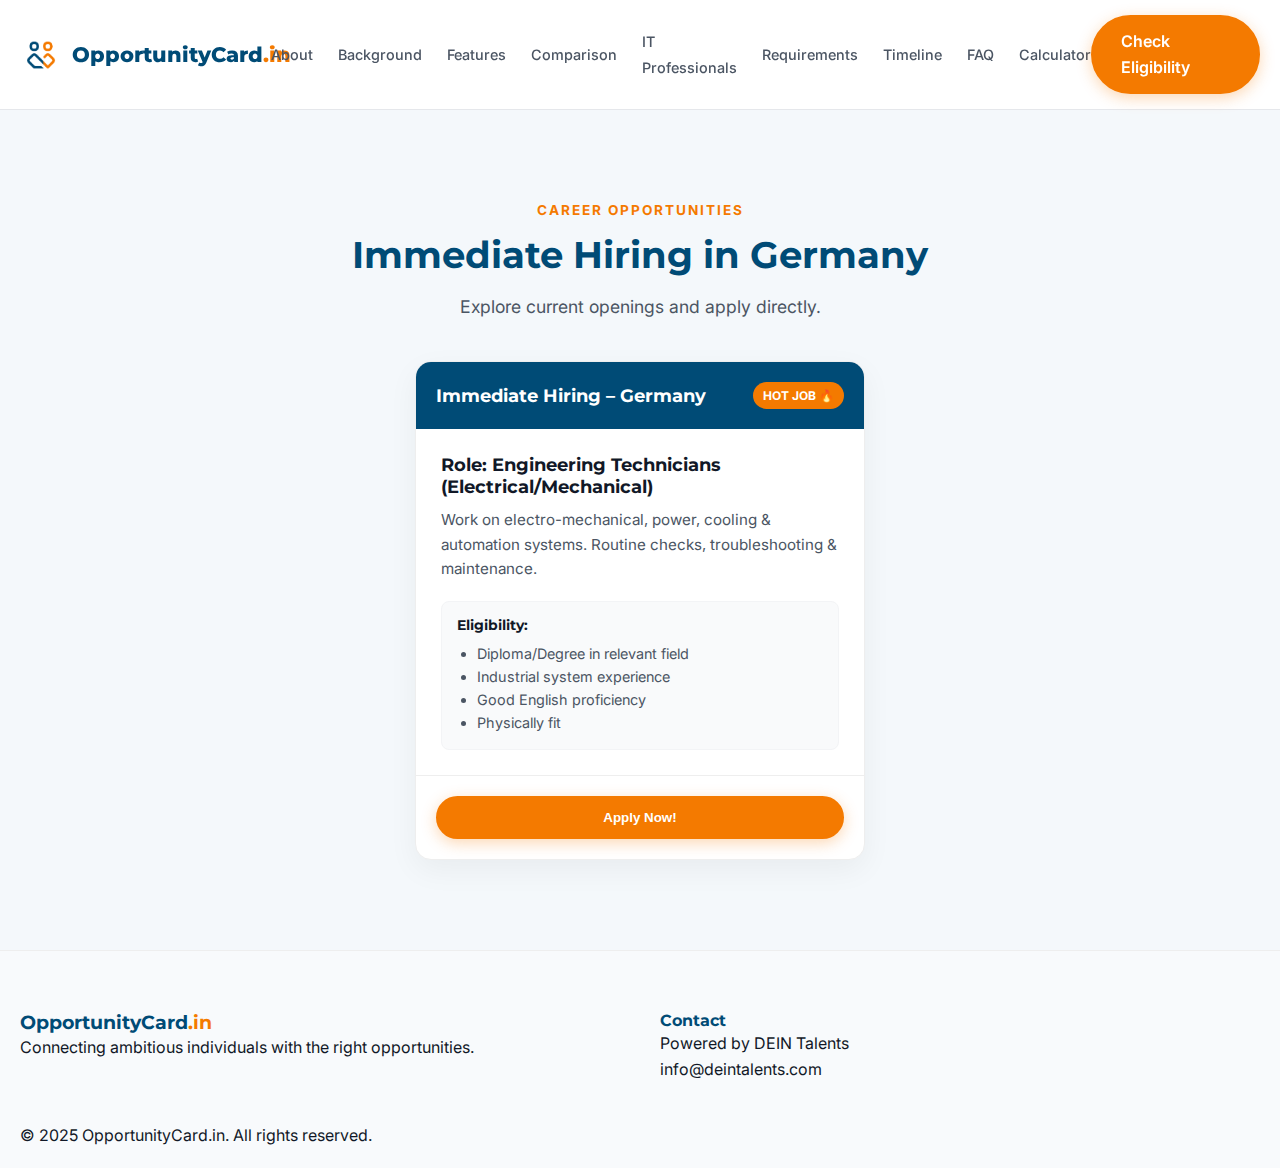
<file: jobs.html>
<!DOCTYPE html>
<html lang="en">
<head>
  <meta charset="UTF-8" />
  <title>Immediate Jobs in Germany | OpportunityCard.in</title>
  <meta name="viewport" content="width=device-width, initial-scale=1.0" />
  <meta name="description" content="Immediate hiring opportunities in Germany for skilled professionals." />

<link rel="icon" type="image/png" href="assets/Logo.png">

  
  <link rel="preconnect" href="https://fonts.googleapis.com">
  <link rel="preconnect" href="https://fonts.gstatic.com" crossorigin>
  <link href="https://fonts.googleapis.com/css2?family=Inter:wght@400;500;600&family=Montserrat:wght@600;700;800&display=swap" rel="stylesheet">
  <link rel="stylesheet" href="style.css" />
  <script src="script.js" defer></script>
</head>
<body>

  <header class="site-header">
    <div class="container header-inner">
      <a href="index.html" class="logo">
        <img src="assets/Logo.png" alt="OpportunityCard.in logo" class="logo-image" />
        <span class="logo-text">OpportunityCard<span class="text-highlight">.in</span></span>
      </a>
      
      <nav class="main-nav">
        <ul>
          <li><a href="index.html#about">About</a></li>
          <li><a href="index.html#why-germany">Background</a></li>
          <li><a href="index.html#features">Features</a></li>
          <li><a href="index.html#modern-system">Comparison</a></li>
          <li><a href="index.html#it-professionals">IT Professionals</a></li>
          <li><a href="index.html#requirements">Requirements</a></li>
          <li><a href="index.html#process">Timeline</a></li>
          <li><a href="index.html#faq">FAQ</a></li>
          <li><a href="index.html#calculator">Calculator</a></li>
        </ul>
      </nav>

      <div class="header-actions">
        <a href="index.html#calculator" class="btn btn-primary header-cta">Check Eligibility</a>
        <button class="nav-toggle" aria-label="Toggle navigation">
          <span></span><span></span><span></span>
        </button>
      </div>
    </div>
  </header>

  <main>
    <section class="section section-alt">
      <div class="container">
        <p class="section-kicker text-center">Career Opportunities</p>
        <h1 class="section-title text-center">Immediate Hiring in Germany</h1>
        <p class="section-subtitle text-center">Explore current openings and apply directly.</p>
        
        <div class="job-grid">
            <div class="job-card">
                <div class="job-header">
                    <h3>Immediate Hiring – Germany</h3>
                    <div class="job-tag">Hot Job 🔥</div>
                </div>
                <div class="job-body">
                    <h4 class="job-role">Role: Engineering Technicians (Electrical/Mechanical)</h4>
                    <p class="job-desc">Work on electro-mechanical, power, cooling & automation systems. Routine checks, troubleshooting & maintenance.</p>
                    
                    <div class="job-reqs">
                        <h5>Eligibility:</h5>
                        <ul>
                            <li>Diploma/Degree in relevant field</li>
                            <li>Industrial system experience</li>
                            <li>Good English proficiency</li>
                            <li>Physically fit</li>
                        </ul>
                    </div>
                </div>
                <div class="job-footer">
                    <button class="btn btn-primary btn-block open-job-modal">Apply Now!</button>
                </div>
            </div>
        </div>
      </div>
    </section>
  </main>

<div id="applicationModal" class="modal-overlay">
    
    <div class="modal-content" style="padding: 0; width: 95%; max-width: 700px; height: 90vh; max-height: 900px; background: white; border-radius: 12px; display: flex; flex-direction: column; overflow: hidden; position: relative;">
        
        <div style="height: 50px; min-height: 50px; display: flex; justify-content: flex-end; align-items: center; padding: 0 15px; border-bottom: 1px solid #f0f0f0; background: #fff;">
            <button class="modal-close" style="background: none; border: none; font-size: 28px; line-height: 1; cursor: pointer; color: #333; position: static;">&times;</button>
        </div>
        
        <div style="flex-grow: 1; overflow-y: auto; -webkit-overflow-scrolling: touch; width: 100%;">
            <iframe 
                data-tally-src="https://tally.so/embed/PdpVVb?alignLeft=1&hideTitle=1&transparentBackground=1&dynamicHeight=1" 
                loading="lazy" 
                width="100%" 
                height="100%" 
                frameborder="0" 
                marginheight="0" 
                marginwidth="0" 
                title="Job application">
            </iframe>
        </div>

        <script>var d=document,w="https://tally.so/widgets/embed.js",v=function(){"undefined"!=typeof Tally?Tally.loadEmbeds():d.querySelectorAll("iframe[data-tally-src]:not([src])").forEach((function(e){e.src=e.dataset.tallySrc}))};if("undefined"!=typeof Tally)v();else if(d.querySelector('script[src="'+w+'"]')==null){var s=d.createElement("script");s.src=w,s.onload=v,s.onerror=v,d.body.appendChild(s);}</script>
    </div>
  </div>
  <footer class="site-footer">
    <div class="container footer-grid">
      <div class="footer-brand">
        <h3>OpportunityCard<span class="text-highlight">.in</span></h3>
        <p>Connecting ambitious individuals with the right opportunities.</p>
      </div>
      <div class="footer-contact">
        <h4>Contact</h4>
        <p>Powered by DEIN Talents</p>
        <p><a href="mailto:info@deintalents.com">info@deintalents.com</a></p>
      </div>
    </div>
    <div class="container footer-legal">
      <p>© 2025 OpportunityCard.in. All rights reserved.</p>
    </div>
  </footer>

</body>
</html>
</file>
<file: style.css>
/* ================= VARIABLES ================= */
:root {
  --color-primary: #004b76;
  --color-accent: #f47a00;
  --color-dark: #111827;
  --color-text: #4b5563;
  --color-bg-alt: #f4f8fb;
  --color-white: #ffffff;
  --color-border: #e5e7eb;
  --font-heading: 'Montserrat', sans-serif;
  --font-body: 'Inter', sans-serif;
  --container-width: 1400px;
  --radius-lg: 16px;
  --shadow-soft: 0 10px 40px -10px rgba(0,75,118,0.12);
}

* { box-sizing: border-box; margin: 0; padding: 0; }
html { scroll-behavior: smooth; font-size: 16px; }
body { font-family: var(--font-body); color: var(--color-dark); background: var(--color-white); line-height: 1.6; }

h1, h2, h3, h4, h5 { font-family: var(--font-heading); color: var(--color-primary); line-height: 1.25; }
a { text-decoration: none; color: inherit; transition: 0.3s; }
img { max-width: 100%; display: block; }
ul { list-style: none; }

.container { max-width: var(--container-width); margin: 0 auto; padding: 0 20px; }
.text-highlight { color: var(--color-accent); }
.text-center { text-align: center; }
.text-white { color: white !important; }
.text-white-70 { color: rgba(255,255,255,0.85) !important; }
.align-left { text-align: left !important; }

/* ================= BUTTONS ================= */
.btn {
  display: inline-flex;
  align-items: center;
  justify-content: center;
  padding: 12px 28px;
  border-radius: 50px;
  font-weight: 600;
  cursor: pointer;
  transition: 0.3s;
  border: 2px solid transparent;
}
.btn-primary {
  background: var(--color-accent);
  color: white;
  border-color: var(--color-accent);
  box-shadow: 0 4px 15px rgba(244, 122, 0, 0.3);
}
.btn-primary:hover {
  background: #d96d00;
  border-color: #d96d00;
  transform: translateY(-2px);
}
.btn-ghost {
  background: rgba(255,255,255,0.15);
  color: white;
  border-color: rgba(255,255,255,0.4);
  backdrop-filter: blur(5px);
}
.btn-ghost:hover { background: white; color: var(--color-primary); }
.btn-large { padding: 14px 32px; font-size: 1rem; }
.btn-block { width: 100%; display: flex; }

/* ================= HEADER ================= */
.site-header {
  position: sticky;
  top: 0;
  z-index: 1000;
  background: rgba(255, 255, 255, 0.98);
  backdrop-filter: blur(10px);
  border-bottom: 1px solid var(--color-border);
  padding: 15px 0;
}
.header-inner {
  display: flex;
  justify-content: space-between;
  align-items: center;
}
.logo {
  display: flex;
  align-items: center;
  gap: 10px;
  font-weight: 800;
  font-size: 1.3rem;
  font-family: var(--font-heading);
  color: var(--color-primary);
}
.logo-image { height: 42px; }
.main-nav ul { display: flex; gap: 25px; align-items: center; }
.main-nav a { font-weight: 500; color: var(--color-text); font-size: 0.9rem; }
.main-nav a:hover { color: var(--color-accent); }

/* Hide Mobile Nav Button on Desktop */
.mobile-nav-btn-container { display: none; }

.nav-toggle {
  display: none;
  background: none;
  border: none;
  flex-direction: column;
  gap: 5px;
  cursor: pointer;
}
.nav-toggle span {
  display: block;
  width: 25px;
  height: 3px;
  background: var(--color-primary);
  border-radius: 2px;
}

/* ================= HERO ================= */
.hero {
  position: relative;
  min-height: 85vh;
  display: flex;
  align-items: center;
  justify-content: center;
  overflow: hidden;
  color: white;
  text-align: center;
}
.hero-background { position: absolute; inset: 0; z-index: 0; }
.hero-background img { width: 100%; height: 100%; object-fit: cover; }
.hero::before {
  content: "";
  position: absolute;
  inset: 0;
  background: linear-gradient(to bottom, rgba(0, 75, 118, 0.85), rgba(0, 21, 40, 0.95));
  z-index: 1;
}
.hero-content {
  position: relative;
  z-index: 2;
  padding: 4rem 1.5rem;
  display: flex;
  flex-direction: column;
  align-items: center;
}
.hero-badge {
  display: inline-flex;
  align-items: center;
  gap: 0.5rem;
  padding: 0.6rem 1.2rem;
  border-radius: 50px;
  background: rgba(255, 255, 255, 0.1);
  border: 1px solid rgba(255, 255, 255, 0.2);
  font-size: 0.85rem;
  font-weight: 600;
  margin-bottom: 1.5rem;
}
.badge-dot { width: 8px; height: 8px; background: #22c55e; border-radius: 50%; }
.hero-title {
  font-size: clamp(2.5rem, 5vw, 4rem);
  font-weight: 800;
  line-height: 1.1;
  margin-bottom: 1.5rem;
  color: white;
}
.hero-subtitle {
  max-width: 700px;
  font-size: 1.15rem;
  color: rgba(255, 255, 255, 0.9);
  margin-bottom: 2.5rem;
}
.hero-actions {
  display: flex;
  gap: 1rem;
  flex-wrap: wrap;
  justify-content: center;
}

/* ================= SECTIONS ================= */
.section { padding: 90px 0; background: white; }
.section-alt { background: var(--color-bg-alt); padding: 90px 0; }
.section-kicker {
  text-transform: uppercase;
  letter-spacing: 2px;
  font-weight: 700;
  font-size: 0.85rem;
  color: var(--color-accent);
  margin-bottom: 10px;
}
.section-title { font-size: 2.3rem; font-weight: 700; margin-bottom: 15px; }
.section-subtitle {
  font-size: 1.1rem;
  color: var(--color-text);
  margin-bottom: 40px;
  max-width: 800px;
  margin-left: auto;
  margin-right: auto;
}

/* About */
.about-grid {
  display: grid;
  grid-template-columns: 1fr 1fr;
  gap: 60px;
  align-items: center;
}
.about-image img {
  border-radius: var(--radius-lg);
  box-shadow: var(--shadow-soft);
}
.highlights-row {
  display: grid;
  grid-template-columns: repeat(3, 1fr);
  gap: 20px;
  margin-top: 50px;
}
.highlight-box {
  background: white;
  padding: 25px;
  border-radius: var(--radius-lg);
  box-shadow: var(--shadow-soft);
  position: relative;
  border-top: 4px solid #ddd;
  transition: 0.3s;
}
.highlight-box:hover { transform: translateY(-5px); }
.highlight-box.accent-blue { border-top-color: var(--color-primary); }
.highlight-box.accent-orange { border-top-color: var(--color-accent); }
.icon-circle {
  width: 50px;
  height: 50px;
  background: #f8fafc;
  border-radius: 50%;
  display: flex;
  align-items: center;
  justify-content: center;
  font-size: 1.5rem;
  margin-bottom: 15px;
}

/* Why Germany */
.why-oc-intro {
  display: grid;
  grid-template-columns: 1.2fr 0.8fr;
  gap: 50px;
  align-items: center;
  margin-top: 30px;
}
.why-oc-text p { margin-bottom: 20px; font-size: 1.05rem; }

.why-oc-highlight {
  background: linear-gradient(135deg, #ffffff 0%, #f0f7ff 100%);
  padding: 35px;
  border-radius: var(--radius-lg);
  box-shadow: 0 10px 30px rgba(0, 75, 118, 0.08);
  border: 1px solid #e0f2fe;
}
.highlight-header {
  display: flex;
  align-items: center;
  gap: 8px;
  font-size: 0.8rem;
  text-transform: uppercase;
  letter-spacing: 1px;
  color: var(--color-accent);
  font-weight: 700;
  margin-bottom: 15px;
}
.pulse-icon {
  width: 8px;
  height: 8px;
  background: var(--color-accent);
  border-radius: 50%;
  box-shadow: 0 0 0 0 rgba(244, 122, 0, 0.7);
  animation: pulse 2s infinite;
}
@keyframes pulse {
  0% { box-shadow: 0 0 0 0 rgba(244, 122, 0, 0.4); }
  70% { box-shadow: 0 0 0 10px rgba(244, 122, 0, 0); }
  100% { box-shadow: 0 0 0 0 rgba(244, 122, 0, 0); }
}
.why-oc-highlight h3 {
  font-size: 1.8rem;
  margin-bottom: 25px;
  border-bottom: 1px solid #e2e8f0;
  padding-bottom: 20px;
}

.stat-row {
  display: flex;
  align-items: flex-start;
  gap: 15px;
  margin-bottom: 20px;
}
.stat-row:last-child { margin-bottom: 0; }
.stat-icon {
  font-size: 1.8rem;
  background: white;
  width: 50px;
  height: 50px;
  border-radius: 12px;
  display: flex;
  align-items: center;
  justify-content: center;
  box-shadow: 0 4px 6px rgba(0,0,0,0.02);
  border: 1px solid #e2e8f0;
}
.stat-info { display: flex; flex-direction: column; }
.stat-info strong { color: var(--color-primary); font-size: 1.1rem; }
.stat-info span { font-size: 0.9rem; color: var(--color-text); }

/* Features */
.feature-grid {
  display: grid;
  grid-template-columns: repeat(3, 1fr);
  gap: 25px;
  margin-top: 40px;
}
.feature-card {
  background: white;
  padding: 30px;
  border-radius: var(--radius-lg);
  box-shadow: var(--shadow-soft);
  border: 1px solid var(--color-border);
  transition: 0.3s;
}
.feature-card:hover { transform: translateY(-5px); }
.feature-icon { font-size: 2rem; margin-bottom: 15px; }

/* MODERN SYSTEM */
.comparison-grid {
  display: grid;
  grid-template-columns: repeat(auto-fit, minmax(220px, 1fr));
  gap: 20px;
  margin-top: 40px;
}
.comparison-card {
  background: white;
  border: 1px solid var(--color-border);
  border-radius: var(--radius-lg);
  overflow: hidden;
  display: flex;
  flex-direction: column;
  transition: 0.3s;
  height: 100%;
}
.comparison-card:hover {
  transform: translateY(-5px);
  box-shadow: var(--shadow-soft);
  border-color: var(--color-primary);
}
.comp-header {
  background: var(--color-primary);
  color: white;
  padding: 15px;
  font-weight: 700;
  text-align: center;
  font-size: 0.9rem;
  min-height: 60px;
  display: flex;
  align-items: center;
  justify-content: center;
}
.comp-body {
  padding: 15px;
  flex-grow: 1;
  display: flex;
  flex-direction: column;
  gap: 10px;
}
.comp-old, .comp-new {
  flex: 1;
  display: flex;
  align-items: center;
  gap: 10px;
  padding: 10px;
  border-radius: 8px;
  font-size: 0.85rem;
}
.comp-old { background: #fee2e2; color: #991b1b; }
.comp-new { background: #dcfce7; color: #166534; }
.comp-footer {
  padding: 12px;
  background: #f8fafc;
  text-align: center;
  font-size: 0.8rem;
  font-weight: 600;
  color: var(--color-text);
  border-top: 1px solid #eee;
  margin-top: auto;
  min-height: 50px;
  display: flex;
  align-items: center;
  justify-content: center;
}

/* CHALLENGES */
.challenges-grid {
  display: grid;
  grid-template-columns: repeat(3, 1fr);
  gap: 30px;
  margin-top: 40px;
}
.challenge-card {
  background: white;
  padding: 40px 30px 20px;
  border-radius: var(--radius-lg);
  box-shadow: var(--shadow-soft);
  position: relative;
  border: 1px solid var(--color-border);
  overflow: hidden;
  height: 100%;
  display: flex;
  flex-direction: column;
}
.card-number {
  font-size: 5rem;
  font-weight: 900;
  color: #f1f5f9;
  position: absolute;
  top: -10px;
  right: -10px;
  line-height: 1;
  z-index: 0;
}
.card-content {
  position: relative;
  z-index: 1;
  display: flex;
  flex-direction: column;
  height: 100%;
}
.check-list { margin: 15px 0; flex-grow: 1; }
.check-list li {
  position: relative;
  padding-left: 20px;
  margin-bottom: 8px;
  font-size: 0.9rem;
}
.check-list li::before {
  content: "•";
  color: var(--color-accent);
  position: absolute;
  left: 0;
  font-weight: bold;
}
.card-note {
  font-size: 0.8rem;
  color: var(--color-primary);
  margin-top: 15px;
  border-top: 1px solid #eee;
  padding-top: 10px;
  font-weight: 600;
}
.tag-cloud { display: flex; flex-wrap: wrap; gap: 5px; margin-top: 10px; }
.tag-cloud span {
  background: #e0f2fe;
  color: #0369a1;
  padding: 4px 9px;
  border-radius: 4px;
  font-size: 0.75rem;
  font-weight: 600;
}

/* Pathways */
.pathways-grid {
  display: grid;
  grid-template-columns: 1fr 1fr;
  gap: 30px;
  margin-top: 40px;
}
.path-card {
  background: white;
  padding: 40px;
  border-radius: var(--radius-lg);
  box-shadow: var(--shadow-soft);
  border: 1px solid var(--color-border);
  position: relative;
}
.path-card-accent { border-color: var(--color-accent); }
.path-label {
  position: absolute;
  top: 20px;
  right: 20px;
  font-size: 0.75rem;
  font-weight: 700;
  background: #eff6ff;
  color: var(--color-primary);
  padding: 5px 12px;
  border-radius: 20px;
}
.path-label-accent { background: #fff7ed; color: var(--color-accent); }
.path-list {
  margin-top: 20px;
  list-style: disc;
  padding-left: 20px;
  color: var(--color-text);
}

/* Key Requirements */
.requirements-section {
  position: relative;
  padding: 100px 0;
  background: linear-gradient(rgba(0, 75, 118, 0.9), rgba(0, 21, 40, 0.95)), url("assets/Img3.png");
  background-size: cover;
  background-position: center;
}
.requirements-inner { position: relative; z-index: 2; text-align: center; }
.section-label {
  font-size: 0.9rem;
  font-weight: 700;
  letter-spacing: 2px;
  text-transform: uppercase;
  margin-bottom: 10px;
  display: block;
  color: var(--color-accent) !important;
}
.requirements-grid {
  display: grid;
  grid-template-columns: repeat(3, 1fr);
  gap: 25px;
  margin-top: 50px;
}
.req-card {
  background: white;
  padding: 30px;
  border-radius: var(--radius-lg);
  text-align: left;
  transition: transform 0.3s;
}
.req-card:hover { transform: translateY(-5px); }
.req-emoji {
  font-size: 2.2rem;
  margin-bottom: 15px;
  display: block;
}

/* ================= WIZARD CALCULATOR ================= */
.calculator-wizard-container {
  background: var(--color-primary);
  max-width: 900px;
  margin: 0 auto;
  border-radius: var(--radius-lg);
  overflow: hidden;
  box-shadow: 0 30px 60px rgba(0,0,0,0.3);
  color: white;
  min-height: 550px;
}
.wizard-layout {
  display: grid;
  grid-template-columns: 2fr 1fr;
  height: 100%;
  min-height: 550px;
}
.wizard-main {
  padding: 40px;
  display: flex;
  flex-direction: column;
  justify-content: center;
}
.wizard-step { display: none !important; animation: fadeIn 0.5s; }
.wizard-step.active { display: block !important; }
@keyframes fadeIn {
  from { opacity: 0; transform: translateY(10px); }
  to { opacity: 1; transform: translateY(0); }
}
.wizard-header h3 { color: white; font-size: 1.5rem; }
.progress-container {
  height: 6px;
  background: rgba(255,255,255,0.2);
  border-radius: 10px;
  margin: 15px 0 10px;
}
.progress-bar {
  height: 100%;
  background: var(--color-accent);
  transition: width 0.4s ease;
}
.step-indicator {
  font-size: 0.85rem;
  color: rgba(255,255,255,0.7);
  text-align: right;
  margin-bottom: 20px;
}
.q-title {
  color: white;
  font-size: 1.3rem;
  margin-bottom: 20px;
  font-weight: 600;
}
.form-group label {
  color: rgba(255,255,255,0.9);
  margin-bottom: 10px;
  display: block;
}
.wizard-input {
  width: 100%;
  padding: 15px;
  border-radius: 10px;
  border: 2px solid rgba(255,255,255,0.2);
  font-size: 1rem;
  margin-top: 5px;
  background: rgba(255,255,255,0.05);
  color: white;
  outline: none;
  transition: 0.3s;
}
.wizard-input option { background: var(--color-primary); color: white; }
.wizard-input:focus {
  border-color: var(--color-accent);
  background: rgba(255,255,255,0.1);
}
.wizard-options {
  display: flex;
  gap: 15px;
  margin-top: 10px;
  flex-wrap: wrap;
}
.wiz-card {
  flex: 1;
  position: relative;
  cursor: pointer;
  min-width: 100px;
}
.wiz-card input { position: absolute; opacity: 0; }
.wiz-card span {
  display: block;
  padding: 15px;
  text-align: center;
  border: 2px solid rgba(255,255,255,0.2);
  border-radius: 10px;
  font-weight: 600;
  transition: 0.2s;
  color: rgba(255,255,255,0.8);
}
.wiz-card input:checked + span {
  border-color: var(--color-accent);
  background: var(--color-accent);
  color: white;
}
.checkbox-stack {
  display: flex;
  flex-direction: column;
  gap: 12px;
  margin-top: 10px;
}
.wiz-check {
  display: flex;
  align-items: center;
  gap: 15px;
  padding: 12px;
  border: 2px solid rgba(255,255,255,0.2);
  border-radius: 10px;
  cursor: pointer;
  transition: 0.2s;
}
.wiz-check:hover { background: rgba(255,255,255,0.1); }
.wiz-check input {
  width: 20px;
  height: 20px;
  accent-color: var(--color-accent);
}
.wiz-nav {
  margin-top: 40px;
  display: flex;
  justify-content: space-between;
}
.wizard-sidebar {
  background: rgba(0,0,0,0.2);
  padding: 40px 30px;
  border-left: 1px solid rgba(255,255,255,0.1);
  display: flex;
  flex-direction: column;
  justify-content: center;
}
.live-score-box { text-align: center; margin-bottom: 40px; }
.score-label {
  display: block;
  font-size: 0.9rem;
  text-transform: uppercase;
  letter-spacing: 1px;
  color: rgba(255,255,255,0.6);
  margin-bottom: 10px;
}
.score-val {
  font-size: 5rem;
  font-weight: 800;
  color: white;
  line-height: 1;
  display: block;
}
.score-req { color: var(--color-accent); font-weight: 600; }
.score-breakdown { list-style: none; padding: 0; }
.score-breakdown li {
  display: flex;
  justify-content: space-between;
  padding: 12px 0;
  border-bottom: 1px solid rgba(255,255,255,0.1);
  color: rgba(255,255,255,0.8);
  font-size: 0.9rem;
}
.score-breakdown li span { font-weight: 700; color: white; }
.result-box { text-align: center; padding: 20px; color: white; }
.score-circle {
  width: 100px;
  height: 100px;
  border-radius: 50%;
  background: var(--color-accent);
  display: flex;
  align-items: center;
  justify-content: center;
  margin: 0 auto 20px;
  font-size: 3rem;
  font-weight: 800;
}
.result-box h3 {
  color: white;
  font-size: 2rem;
  margin-bottom: 10px;
}
.result-box p {
  font-size: 1.1rem;
  margin-bottom: 30px;
  opacity: 0.9;
}

/* Timeline (desktop) */
.timeline-section { background: var(--color-bg-alt); padding: 90px 0; }
.timeline-scroll {
  position: relative;
  margin-top: 50px;
  max-width: 800px;
  margin-left: auto;
  margin-right: auto;
  padding-bottom: 0px;
}

.timeline-track {
  position: absolute;
  top: 0;
  bottom: 60px;
  left: 50%;
  width: 4px;
  background: rgba(0,0,0,0.1);
  transform: translateX(-50%);
  z-index: 1;
}

.timeline-plane {
  position: sticky;
  top: 300px;
  left: 50%;
  transform: translateX(-50%);
  z-index: 10;
  width: 60px;
  height: 60px;
  background: white;
  border-radius: 50%;
  box-shadow: 0 5px 15px rgba(0,0,0,0.1);
  display: flex;
  align-items: center;
  justify-content: center;
  margin: 0 auto 40px;
}
.plane-img { width: 30px; height: auto; display: block; }

.timeline-row {
  display: grid;
  grid-template-columns: 1fr 50px 1fr;
  gap: 0;
  margin-bottom: 50px;
  position: relative;
  z-index: 2;
}
.timeline-card {
  background: white;
  padding: 20px;
  border-radius: 12px;
  border: 1px solid #eee;
  box-shadow: 0 5px 15px rgba(0,0,0,0.05);
}
.timeline-card--left { text-align: right; margin-right: 20px; }
.timeline-card--right { margin-left: 20px; }

.timeline-end-text {
  padding: 10px 20px;
  font-weight: 700;
  color: var(--color-primary);
}

/* --- FIXED DESKTOP CRASH --- */
/* Added background and higher z-index so the plane slides BEHIND the end flag */
.timeline-row.timeline-end {
  margin-top: 80px;
  position: relative;
  z-index: 20; /* Higher than plane's 10 */
  background: var(--color-bg-alt); /* Matches background to mask the plane */
  padding-top: 20px;
}
.timeline-node-end {
  display: flex;
  justify-content: center;
  align-items: center;
  position: relative;
  z-index: 21; /* Sit above the row background */
}
/* --------------------------- */

.flag-icon {
  width: 60px;
  height: 60px;
  border-radius: 50%;
  background: linear-gradient(
    to bottom,
    #000000 33.33%,
    #dd0000 33.33%,
    #dd0000 66.66%,
    #ffce00 66.66%
  );
  box-shadow: 0 4px 10px rgba(0,0,0,0.2);
  border: 3px solid white;
  position: relative;
  z-index: 20;
}

/* Why DEIN Talents */
.dt-grid {
  display: grid;
  grid-template-columns: 1fr 1fr;
  gap: 20px;
  margin-top: 40px;
}
.dt-card {
  background: white;
  padding: 25px;
  border-radius: 12px;
  border: 1px solid #eee;
  box-shadow: 0 5px 15px rgba(0,0,0,0.05);
}

/* FAQ */
.faq-list {
  max-width: 900px;
  margin: 40px auto 0;
  display: flex;
  flex-direction: column;
  gap: 15px;
}
.faq-item {
  background: white;
  border: 1px solid #eee;
  border-radius: 12px;
  overflow: hidden;
  box-shadow: 0 2px 8px rgba(0,0,0,0.05);
}
.faq-question {
  width: 100%;
  padding: 20px 25px;
  text-align: left;
  background: white;
  border: none;
  font-weight: 700;
  font-size: 1.05rem;
  cursor: pointer;
  display: flex;
  justify-content: space-between;
  align-items: center;
  color: var(--color-dark);
}
.faq-icon-wrapper {
  width: 28px;
  height: 28px;
  background: var(--color-accent);
  border-radius: 50%;
  display: flex;
  align-items: center;
  justify-content: center;
  transition: 0.3s;
}
.faq-icon {
  width: 12px;
  height: 2px;
  background: white;
  position: relative;
}
.faq-icon::after {
  content: '';
  position: absolute;
  width: 100%;
  height: 100%;
  background: white;
  transform: rotate(90deg);
  transition: 0.3s;
}
.faq-item.active .faq-icon::after { transform: rotate(0deg); }
.faq-answer {
  display: none;
  padding: 0 25px 25px;
  color: var(--color-text);
  font-size: 0.95rem;
  border-top: 1px solid #f0f0f0;
  margin-top: -10px;
  padding-top: 15px;
}
.faq-item.active .faq-answer { display: block; }

/* Footer */
.site-footer {
  background: #f8fafc;
  padding: 60px 0 20px;
  border-top: 1px solid #eee;
}
.footer-grid {
  display: grid;
  grid-template-columns: 1fr 1fr;
  gap: 40px;
  margin-bottom: 40px;
}

/* Floating Buttons */
.floating-contact-btn {
  position: fixed;
  bottom: 30px;
  right: 30px;
  background: var(--color-accent);
  color: white;
  padding: 15px 28px;
  border-radius: 50px;
  font-weight: 700;
  box-shadow: 0 4px 20px rgba(0,0,0,0.3);
  z-index: 90; /* LOWERED TO BE BELOW MENU */
  display: flex;
  align-items: center;
  gap: 10px;
  transition: all 0.3s ease;
  font-size: 1rem;
}
.floating-contact-btn:hover {
  transform: translateY(-5px);
  box-shadow: 0 10px 25px rgba(0,0,0,0.4);
  background: #d96d00;
}
.floating-hiring-btn {
  position: fixed;
  bottom: 95px;
  right: 30px;
  background: white;
  color: var(--color-primary);
  border: 2px solid var(--color-primary);
  padding: 12px 24px;
  border-radius: 50px;
  font-weight: 700;
  box-shadow: 0 4px 20px rgba(0,0,0,0.2);
  z-index: 90; /* LOWERED TO BE BELOW MENU */
  font-size: 0.9rem;
  transition: all 0.3s ease;
}
.floating-hiring-btn:hover {
  transform: translateY(-5px);
  background: var(--color-primary);
  color: white;
}

/* IT PROFESSIONALS */
.it-intro-text { max-width: 800px; margin: 0 auto 40px; }
.it-intro-text p { font-size: 1.05rem; }
.it-grid {
  display: grid;
  grid-template-columns: repeat(2, 1fr);
  gap: 30px;
  margin-top: 40px;
}
.it-card {
  background: white;
  padding: 30px;
  border-radius: 12px;
  box-shadow: 0 5px 20px rgba(0,0,0,0.06);
  transition: 0.3s;
  position: relative;
  border: 1px solid #eee;
  overflow: hidden;
}
.it-card:hover {
  transform: translateY(-5px);
  box-shadow: 0 10px 30px rgba(0,0,0,0.1);
}
.card-blue-top { border-top: 4px solid var(--color-primary); }
.card-orange-top { border-top: 4px solid var(--color-accent); }
.it-card-icon { font-size: 2.5rem; margin-bottom: 15px; }
.it-card h3 {
  color: var(--color-primary);
  margin-bottom: 20px;
  font-size: 1.25rem;
  font-weight: 700;
}
.it-list { list-style: none; padding: 0; }
.it-list li {
  position: relative;
  padding-left: 25px;
  margin-bottom: 12px;
  font-size: 0.95rem;
  color: var(--color-text);
  line-height: 1.5;
}
.it-list li::before {
  content: "✓";
  color: var(--color-accent);
  position: absolute;
  left: 0;
  font-weight: 800;
}

/* OTHER PROFESSIONS */
.other-grid {
  display: flex;
  flex-wrap: wrap;
  justify-content: center;
  gap: 30px;
  margin-top: 40px;
}
.other-card {
  background: white;
  padding: 25px;
  border-radius: 12px;
  border: 1px solid #eee;
  box-shadow: 0 4px 15px rgba(0,0,0,0.04);
  transition: 0.3s;
  display: flex;
  flex-direction: column;
  flex: 0 0 calc((100% - 60px) / 3);
  min-width: 300px;
}
.other-card:hover {
  transform: translateY(-5px);
  border-color: var(--color-primary);
}
.other-icon-box {
  width: 50px;
  height: 50px;
  background: #f0f9ff;
  border-radius: 10px;
  display: flex;
  align-items: center;
  justify-content: center;
  font-size: 1.6rem;
  margin-bottom: 15px;
}
.other-card h3 {
  font-size: 1.15rem;
  margin-bottom: 10px;
  color: var(--color-dark);
}
.other-desc {
  font-size: 0.9rem;
  color: var(--color-text);
  margin-bottom: 15px;
  min-height: 40px;
}
.other-list {
  list-style: none;
  padding: 0;
  margin-top: auto;
  border-top: 1px solid #f0f0f0;
  padding-top: 15px;
}
.other-list li {
  font-size: 0.85rem;
  margin-bottom: 6px;
  padding-left: 15px;
  position: relative;
  color: #555;
}
.other-list li::before {
  content: "•";
  color: var(--color-primary);
  position: absolute;
  left: 0;
  font-weight: bold;
}

/* JOBS PAGE */
.job-grid {
  display: flex;
  justify-content: center;
  gap: 30px;
  margin-top: 40px;
  flex-wrap: wrap;
}
.job-card {
  background: white;
  border: 1px solid #eee;
  border-radius: var(--radius-lg);
  box-shadow: 0 10px 30px rgba(0,0,0,0.05);
  max-width: 450px;
  overflow: hidden;
  transition: 0.3s;
}
.job-card:hover {
  transform: translateY(-5px);
  border-color: var(--color-accent);
}
.job-header {
  background: var(--color-primary);
  color: white;
  padding: 20px;
  display: flex;
  justify-content: space-between;
  align-items: center;
}
.job-header h3 { color: white; margin: 0; font-size: 1.1rem; }
.job-tag {
  background: var(--color-accent);
  padding: 4px 10px;
  border-radius: 20px;
  font-size: 0.75rem;
  font-weight: 700;
  text-transform: uppercase;
}
.job-body { padding: 25px; }
.job-role {
  font-size: 1.1rem;
  color: var(--color-dark);
  margin-bottom: 10px;
  font-weight: 700;
}
.job-desc {
  font-size: 0.95rem;
  color: var(--color-text);
  margin-bottom: 20px;
}
.job-reqs {
  background: #f9fafb;
  padding: 15px;
  border-radius: 8px;
  border: 1px solid #f3f4f6;
}
.job-reqs h5 {
  font-size: 0.85rem;
  margin-bottom: 8px;
  color: var(--color-dark);
}
.job-reqs ul {
  padding-left: 20px;
  list-style: disc;
  color: var(--color-text);
  font-size: 0.9rem;
}
.job-footer {
  padding: 20px;
  border-top: 1px solid #eee;
  text-align: center;
}

/* MODAL */
.modal-overlay {
  position: fixed;
  top: 0; left: 0; right: 0; bottom: 0;
  background: rgba(0,0,0,0.7);
  display: none;
  justify-content: center;
  align-items: center;
  z-index: 2000;
  padding: 20px;
}
.modal-overlay.active { display: flex; }
.modal-content {
  background: white;
  width: 100%;
  max-width: 600px;
  border-radius: var(--radius-lg);
  padding: 30px;
  position: relative;
  max-height: 90vh;
  overflow-y: auto;
}
.modal-close {
  position: absolute;
  top: 15px;
  right: 20px;
  font-size: 2rem;
  border: none;
  background: none;
  cursor: pointer;
  color: #999;
}
.modal-title { margin-bottom: 25px; text-align: center; }
.form-row { display: grid; grid-template-columns: 1fr 1fr; gap: 20px; }
.app-form .form-group { margin-bottom: 20px; }
.app-form label {
  font-weight: 600;
  font-size: 0.9rem;
  margin-bottom: 8px;
  display: block;
  color: var(--color-dark);
}
.modal-input {
  width: 100%;
  padding: 10px 15px;
  border: 1px solid #ddd;
  border-radius: 8px;
  font-family: inherit;
  font-size: 0.95rem;
}
.radio-group { display: flex; flex-wrap: wrap; gap: 15px; }
.radio-label {
  display: flex;
  align-items: center;
  gap: 8px;
  cursor: pointer;
  font-size: 0.95rem;
  color: #111827 !important;
}
.radio-label input[type="radio"] {
  width: 18px;
  height: 18px;
  accent-color: var(--color-primary);
  margin: 0;
}
.checkbox-group .check-label {
  display: flex;
  align-items: flex-start;
  gap: 10px;
  cursor: pointer;
  font-size: 0.9rem;
  line-height: 1.4;
  color: #111827 !important;
}
.checkbox-group input[type="checkbox"] {
  width: 18px;
  height: 18px;
  accent-color: var(--color-primary);
  margin-top: 2px;
}

/* ================= MOBILE RESPONSIVENESS ================= */
@media (max-width: 1100px) {
  .other-card { flex: 0 0 calc((100% - 30px) / 2); }
}

@media (max-width: 900px) {

  /* Header & nav */
  .header-inner { padding: 0 15px; }
  .logo-text { font-size: 1rem; }
  .logo-image { height: 30px; }
  .header-cta { display: none !important; }
  .header-actions { display: flex; align-items: center; gap: 10px; }
  .nav-toggle { display: flex; margin-left: auto; }

  .main-nav {
    display: none;
    position: absolute;
    top: 100%;
    left: 0; right: 0;
    background: rgba(0, 75, 118, 0.96);
    box-shadow: 0 10px 20px rgba(0,0,0,0.1);
    border-top: 1px solid rgba(255,255,255,0.1);
    z-index: 2000; /* MENU ABOVE ALL */
  }
  .main-nav.active { display: block; }
  .main-nav ul {
    display: flex;
    flex-direction: column;
    padding: 0;
    margin: 0;
    gap: 0;
  }
  .main-nav li {
    width: 100%;
    border-bottom: 1px solid rgba(255,255,255,0.15);
  }
  .main-nav li:last-child { border-bottom: none; }
  .main-nav a {
    display: block;
    padding: 15px 20px;
    font-size: 1rem;
    color: #fff;
  }
  .main-nav a:hover { color: var(--color-accent); }

  .mobile-nav-btn-container {
    display: block;
    padding: 15px 20px;
  }
  .mobile-nav-btn {
    width: 100%;
    background: var(--color-accent);
    color: #fff !important;
    text-align: center;
    justify-content: center;
    border: none;
  }

  /* Timeline – mobile: left-aligned, plane sticky logic corrected */
  .timeline-section { padding: 60px 0; }
  .timeline-scroll {
    max-width: 100%;
    margin: 40px 0 0;
  }

  .timeline-row {
    display: flex;
    flex-direction: column;
    padding-left: 70px;   /* space for track + plane on the left */
    margin-bottom: 40px;
    position: relative;
  }

  .timeline-track {
    position: absolute;
    top: 0;
    bottom: 0;
    left: 30px; /* Track line is exactly at 30px from left */
    width: 4px;
    background: rgba(0,0,0,0.1);
    transform: translateX(-50%);
    z-index: 1;
  }

  /* CORRECTED PLANE LOGIC */
  .timeline-plane {
    position: sticky;
    top: 50vh;               /* Centers vertically in viewport */
    left: 48px;              /* MOVED RIGHT: 30px (track) + 18px offset to center body */
    width: 50px;
    height: 50px;
    border-radius: 50%;
    transform: translate(-50%, -50%); /* Centers element on the point defined by left */
    z-index: 10;
    display: flex;
    align-items: center;
    justify-content: center;
    margin: 0;               /* Remove auto margins */
  }
  .plane-img { width: 40px; height: auto; }

  .timeline-node {
    position: absolute;
    left: 30px;
    top: 0;
    transform: translateX(-50%);
    z-index: 5;
  }

  .timeline-card {
    width: 100%;
    margin: 0 !important;
    text-align: left !important;
  }

  .timeline-row > div:empty { display: none; }

  /* MASKING TRICK: The final row (Flag) has a background color and higher z-index */
  /* This makes the sticky plane slide "behind" it and disappear */
  .timeline-row.timeline-end {
    margin-top: 40px;
    padding-left: 70px;
    position: relative;
    z-index: 50; /* HIGHER than plane (10) to cover it */
    background: var(--color-bg-alt); /* Matches section background to hide plane */
    padding-top: 20px; /* Add some space so the flag doesn't look cut off */
  }

  .timeline-node-end {
    position: absolute;
    left: 30px;
    top: 20px; /* Aligned with the new padding */
    transform: translateX(-50%);
    z-index: 55;
  }

  .timeline-end-text {
    margin-top: 16px;
    padding-left: 0; /* Already inside padded container */
    text-align: left;
  }

  /* Layout stacks */
  .hero-content { padding: 3rem 1rem; }
  .hero-title { font-size: 2rem; line-height: 1.2; }

  .about-grid,
  .why-oc-intro,
  .highlights-row,
  .challenges-grid,
  .requirements-grid,
  .dt-grid,
  .footer-grid,
  .feature-grid,
  .pathways-grid,
  .it-grid,
  .other-grid,
  .form-row {
    grid-template-columns: 1fr;
  }

  .section,
  .section-alt { padding: 50px 0; }

  .wizard-layout { display: flex; flex-direction: column; }
  .wizard-sidebar {
    padding: 20px;
    flex-direction: row;
    justify-content: space-between;
    align-items: center;
    border-left: none;
    border-top: 1px solid rgba(255,255,255,0.1);
    margin-top: 20px;
  }
  .live-score-box { margin-bottom: 0; text-align: left; }
  .score-breakdown { display: none; }

  .floating-contact-btn {
    bottom: 20px;
    right: 20px;
    padding: 12px 20px;
    font-size: 0.9rem;
  }
  .floating-hiring-btn {
    bottom: 80px;
    right: 20px;
    padding: 10px 18px;
  }

  .other-card { flex: 0 0 100%; }
}
</file>
